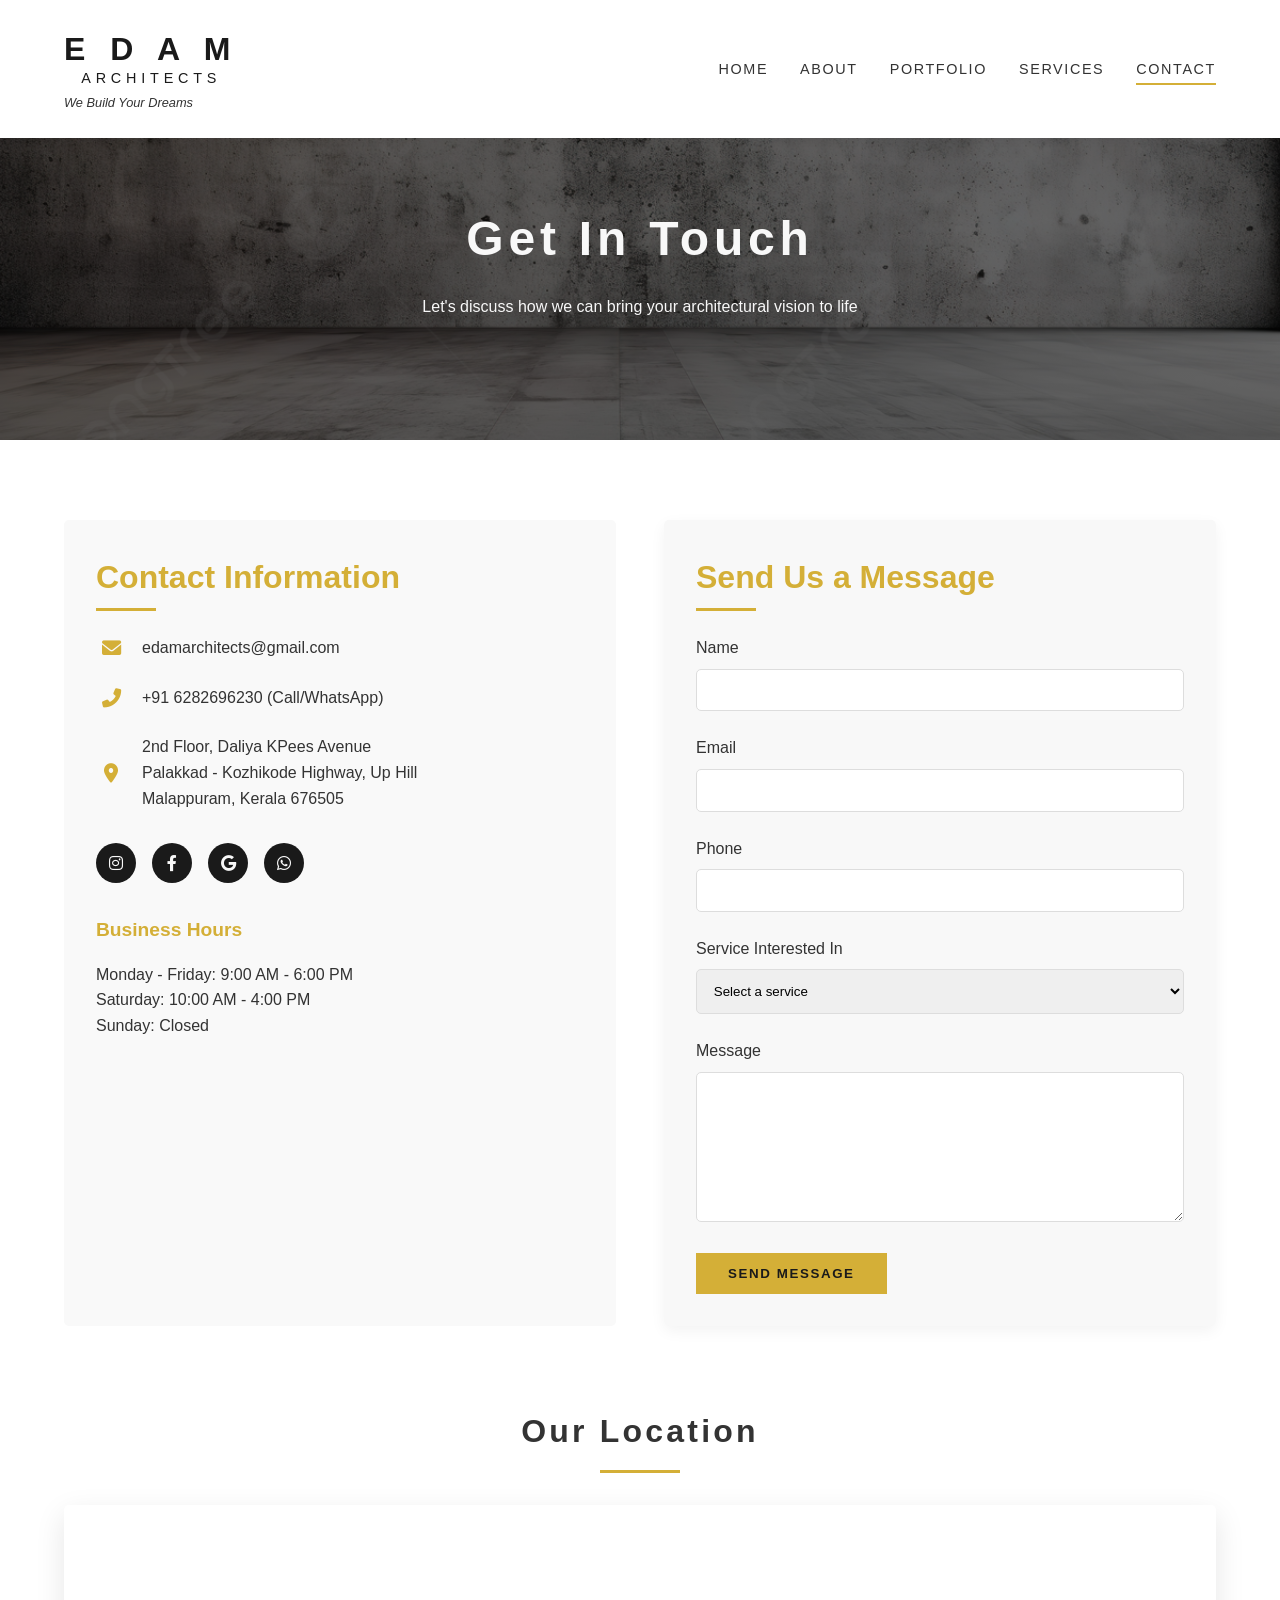
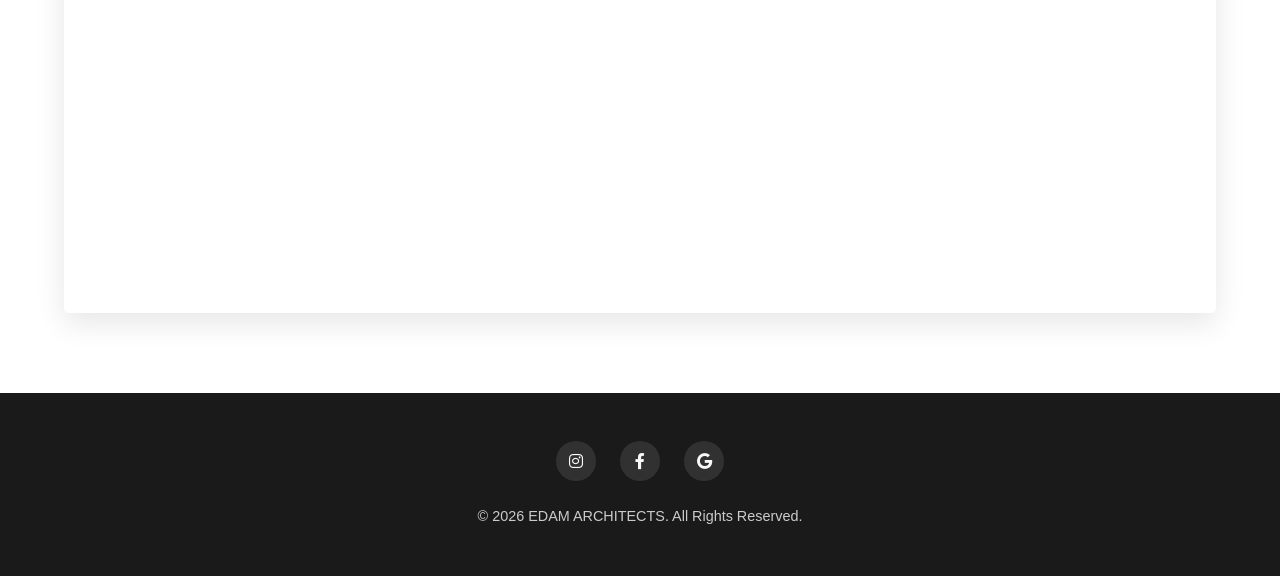
<file: contact.html>
<!DOCTYPE html>
<html lang="en">
<head>
    <meta charset="UTF-8">
    <meta name="viewport" content="width=device-width, initial-scale=1.0">
    <title>Contact | EDAM ARCHITECTS</title>
    <link rel="stylesheet" href="css/style.css">
    <link rel="stylesheet" href="https://cdnjs.cloudflare.com/ajax/libs/font-awesome/6.0.0-beta3/css/all.min.css">
</head>
<body>
    <header class="luxury-header">
        <div class="logo-container">
            <h1 class="logo-text">E D A M</h1>
            <p class="tagline">ARCHITECTS</p>
            <p class="slogan">We Build Your Dreams</p>
        </div>
        <nav class="luxury-nav">
            <ul>
                <li><a href="index.html">Home</a></li>
                <li><a href="about.html">About</a></li>
                <li><a href="portfolio.html">Portfolio</a></li>
                <li><a href="services.html">Services</a></li>
                <li><a href="contact.html" class="active">Contact</a></li>
            </ul>
        </nav>
    </header>

    <main class="contact-main">
        <section class="contact-hero">
            <h1>Get In Touch</h1>
            <p>Let's discuss how we can bring your architectural vision to life</p>
        </section>

        <section class="contact-content">
            <div class="contact-info">
                <h2>Contact Information</h2>
                <div class="info-item">
                    <i class="fas fa-envelope"></i>
                    <p>edamarchitects@gmail.com</p>
                </div>
                <div class="info-item">
                    <i class="fas fa-phone-alt"></i>
                    <p>+91 6282696230 (Call/WhatsApp)</p>
                </div>
                <div class="info-item">
                    <i class="fas fa-map-marker-alt"></i>
                    <p>2nd Floor, Daliya KPees Avenue<br>
                    Palakkad - Kozhikode Highway, Up Hill<br>
                    Malappuram, Kerala 676505</p>
                </div>
                <div class="social-contact">
                    <a href="https://www.instagram.com/edam.architects" target="_blank" class="social-icon">
                        <i class="fab fa-instagram"></i>
                    </a>
                    <a href="https://www.facebook.com/edamarchitecturalstudio" target="_blank" class="social-icon">
                        <i class="fab fa-facebook-f"></i>
                    </a>
                    <a href="https://g.co/kgs/hs1afpb" target="_blank" class="social-icon">
                        <i class="fab fa-google"></i>
                    </a>
                    <a href="https://wa.me/916282696230" target="_blank" class="social-icon">
                        <i class="fab fa-whatsapp"></i>
                    </a>
                </div>
                <div class="business-hours">
                    <h3>Business Hours</h3>
                    <p>Monday - Friday: 9:00 AM - 6:00 PM</p>
                    <p>Saturday: 10:00 AM - 4:00 PM</p>
                    <p>Sunday: Closed</p>
                </div>
            </div>

            <div class="contact-form">
                <h2>Send Us a Message</h2>
                <form id="contactForm">
                    <div class="form-group">
                        <label for="name">Name</label>
                        <input type="text" id="name" name="name" required>
                    </div>
                    <div class="form-group">
                        <label for="email">Email</label>
                        <input type="email" id="email" name="email" required>
                    </div>
                    <div class="form-group">
                        <label for="phone">Phone</label>
                        <input type="tel" id="phone" name="phone">
                    </div>
                    <div class="form-group">
                        <label for="service">Service Interested In</label>
                        <select id="service" name="service">
                            <option value="">Select a service</option>
                            <option value="architectural-design">Architectural Design</option>
                            <option value="interior-design">Interior Design</option>
                            <option value="vastu-consultation">Vastu Consultation</option>
                            <option value="construction-management">Construction Management</option>
                            <option value="landscape-design">Landscape Design</option>
                            <option value="3d-visualization">3D Visualization</option>
                        </select>
                    </div>
                    <div class="form-group">
                        <label for="message">Message</label>
                        <textarea id="message" name="message" rows="5" required></textarea>
                    </div>
                    <button type="submit" class="luxury-btn">Send Message</button>
                </form>
            </div>
        </section>

        <section class="location-map">
            <h2>Our Location</h2>
            <div class="map-container">
                <iframe src="https://www.google.com/maps/embed?pb=!1m18!1m12!1m3!1d3916.987246724899!2d76.0823097!3d11.040947!2m3!1f0!2f0!3f0!3m2!1i1024!2i768!4f13.1!3m3!1m2!1s0x3ba64b360778281f%3A0x62d6d97c041d5eab!2s2nd%20Floor%2CDaliya%20KPees%20Avenue%2C%20Palakkad%20-%20Kozhikode%20Hwy%2C%20Up%20Hill%2C%20Malappuram%2C%20Kerala%20676505!5e0!3m2!1sen!2sin!4v1716980000000!5m2!1sen!2sin" width="100%" height="450" style="border:0;" allowfullscreen="" loading="lazy"></iframe>
            </div>
        </section>
    </main>

    <footer class="luxury-footer">
        <div class="social-links">
            <a href="https://www.instagram.com/edam.architects" target="_blank"><i class="fab fa-instagram"></i></a>
            <a href="https://www.facebook.com/edamarchitecturalstudio" target="_blank"><i class="fab fa-facebook-f"></i></a>
            <a href="https://g.co/kgs/hs1afpb" target="_blank"><i class="fab fa-google"></i></a>
        </div>
        <p>&copy; 2024 EDAM ARCHITECTS. All Rights Reserved.</p>
    </footer>

    <script src="js/main.js"></script>
</body>
</html>
</file>
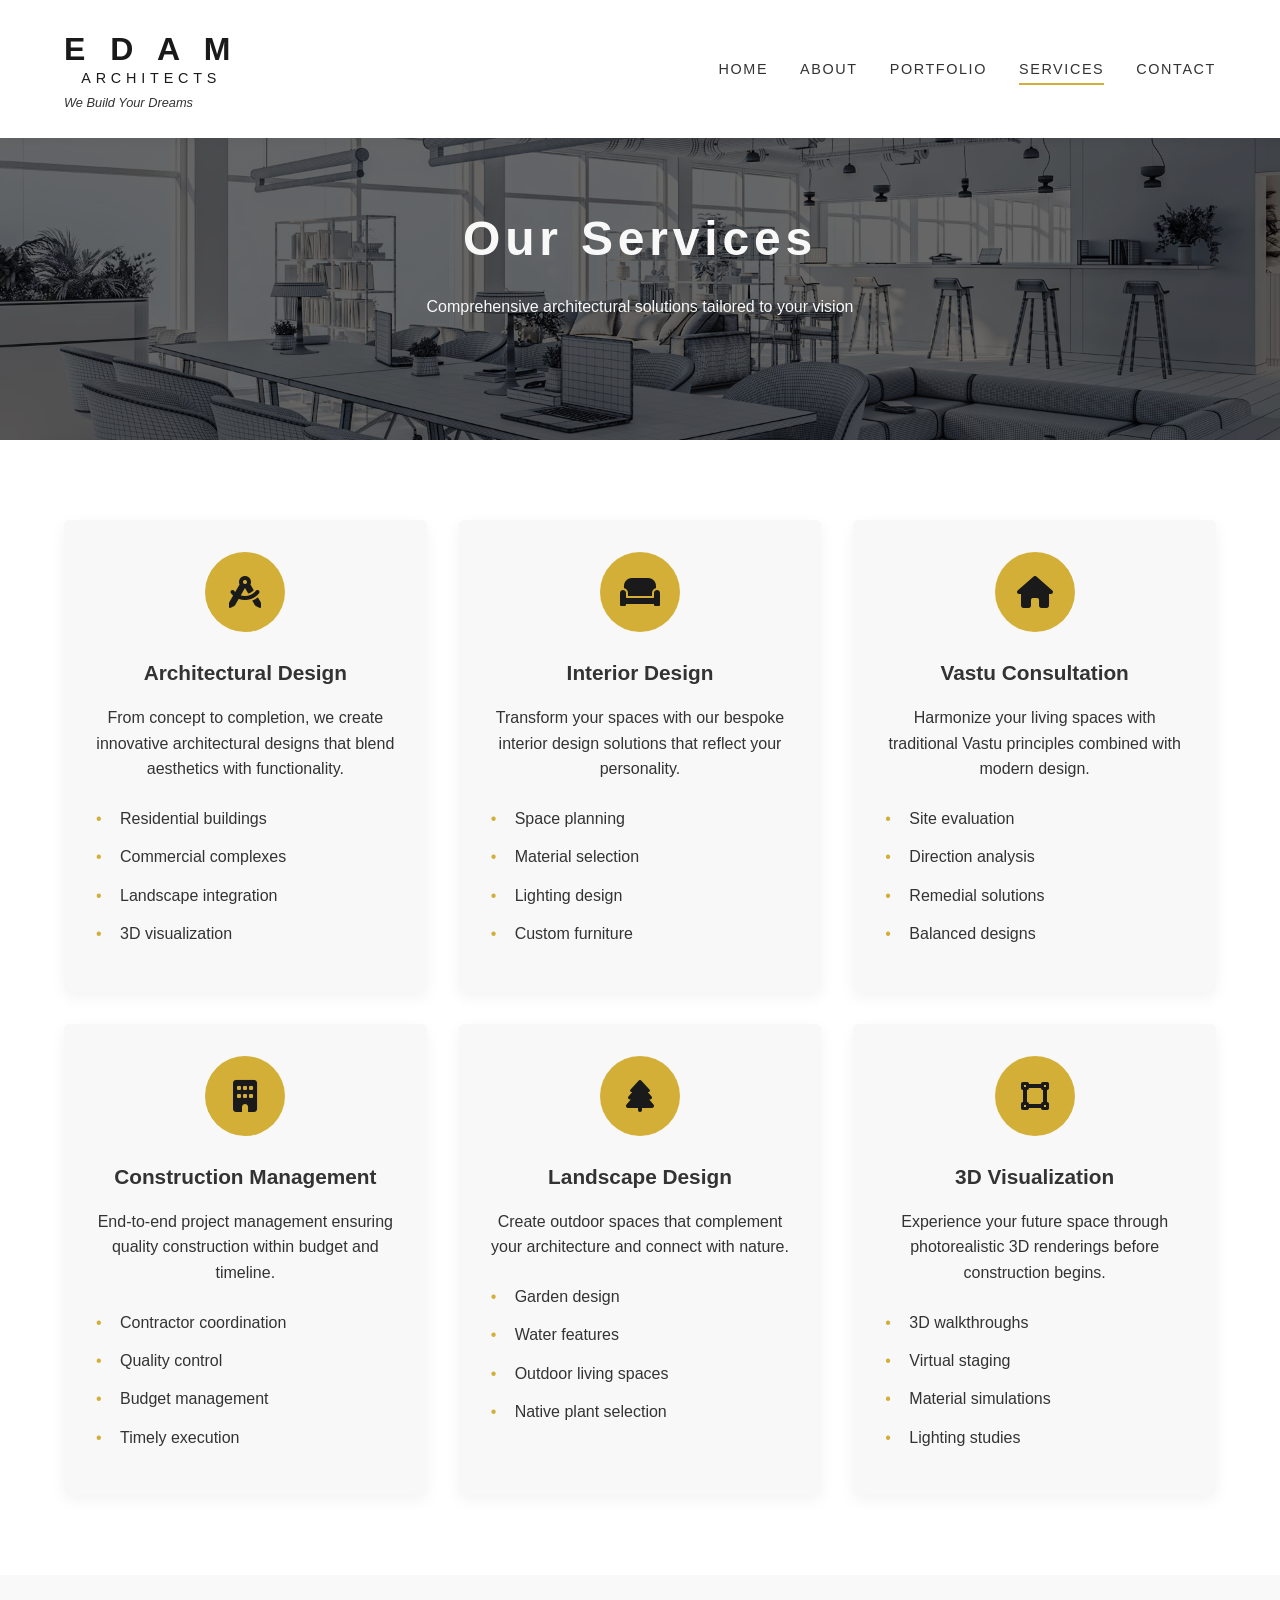
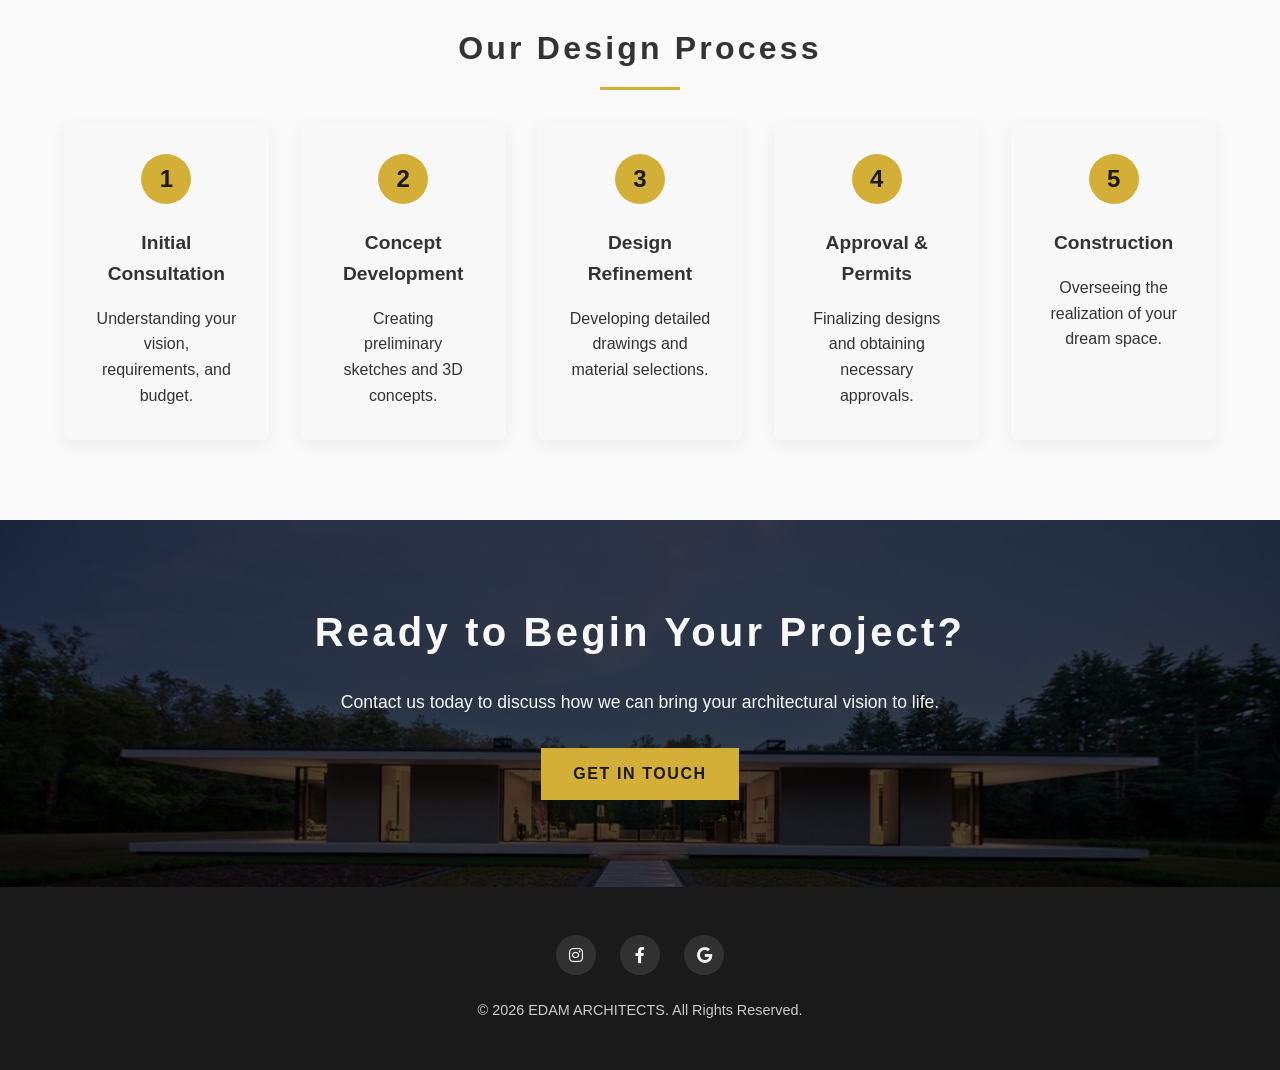
<file: services.html>
<!DOCTYPE html>
<html lang="en">
<head>
    <meta charset="UTF-8">
    <meta name="viewport" content="width=device-width, initial-scale=1.0">
    <title>Services | EDAM ARCHITECTS</title>
    <link rel="stylesheet" href="css/style.css">
    <link rel="stylesheet" href="css/animations.css">
    <link rel="stylesheet" href="https://cdnjs.cloudflare.com/ajax/libs/font-awesome/6.0.0-beta3/css/all.min.css">
</head>
<body>
    <header class="luxury-header">
        <div class="logo-container">
            <h1 class="logo-text">E D A M</h1>
            <p class="tagline">ARCHITECTS</p>
            <p class="slogan">We Build Your Dreams</p>
        </div>
        <nav class="luxury-nav">
            <ul>
                <li><a href="index.html">Home</a></li>
                <li><a href="about.html">About</a></li>
                <li><a href="portfolio.html">Portfolio</a></li>
                <li><a href="services.html" class="active">Services</a></li>
                <li><a href="contact.html">Contact</a></li>
            </ul>
        </nav>
    </header>

    <main class="services-main">
        <section class="services-hero">
            <h1>Our Services</h1>
            <p>Comprehensive architectural solutions tailored to your vision</p>
        </section>

        <section class="services-grid">
            <div class="service-card">
                <div class="service-icon">
                    <i class="fas fa-drafting-compass"></i>
                </div>
                <h3>Architectural Design</h3>
                <p>From concept to completion, we create innovative architectural designs that blend aesthetics with functionality.</p>
                <ul>
                    <li>Residential buildings</li>
                    <li>Commercial complexes</li>
                    <li>Landscape integration</li>
                    <li>3D visualization</li>
                </ul>
            </div>

            <div class="service-card">
                <div class="service-icon">
                    <i class="fas fa-couch"></i>
                </div>
                <h3>Interior Design</h3>
                <p>Transform your spaces with our bespoke interior design solutions that reflect your personality.</p>
                <ul>
                    <li>Space planning</li>
                    <li>Material selection</li>
                    <li>Lighting design</li>
                    <li>Custom furniture</li>
                </ul>
            </div>

            <div class="service-card">
                <div class="service-icon">
                    <i class="fas fa-home"></i>
                </div>
                <h3>Vastu Consultation</h3>
                <p>Harmonize your living spaces with traditional Vastu principles combined with modern design.</p>
                <ul>
                    <li>Site evaluation</li>
                    <li>Direction analysis</li>
                    <li>Remedial solutions</li>
                    <li>Balanced designs</li>
                </ul>
            </div>

            <div class="service-card">
                <div class="service-icon">
                    <i class="fas fa-building"></i>
                </div>
                <h3>Construction Management</h3>
                <p>End-to-end project management ensuring quality construction within budget and timeline.</p>
                <ul>
                    <li>Contractor coordination</li>
                    <li>Quality control</li>
                    <li>Budget management</li>
                    <li>Timely execution</li>
                </ul>
            </div>

            <div class="service-card">
                <div class="service-icon">
                    <i class="fas fa-tree"></i>
                </div>
                <h3>Landscape Design</h3>
                <p>Create outdoor spaces that complement your architecture and connect with nature.</p>
                <ul>
                    <li>Garden design</li>
                    <li>Water features</li>
                    <li>Outdoor living spaces</li>
                    <li>Native plant selection</li>
                </ul>
            </div>

            <div class="service-card">
                <div class="service-icon">
                    <i class="fas fa-vector-square"></i>
                </div>
                <h3>3D Visualization</h3>
                <p>Experience your future space through photorealistic 3D renderings before construction begins.</p>
                <ul>
                    <li>3D walkthroughs</li>
                    <li>Virtual staging</li>
                    <li>Material simulations</li>
                    <li>Lighting studies</li>
                </ul>
            </div>
        </section>

        <section class="process-section">
            <h2>Our Design Process</h2>
            <div class="process-steps">
                <div class="step">
                    <div class="step-number">1</div>
                    <h3>Initial Consultation</h3>
                    <p>Understanding your vision, requirements, and budget.</p>
                </div>
                <div class="step">
                    <div class="step-number">2</div>
                    <h3>Concept Development</h3>
                    <p>Creating preliminary sketches and 3D concepts.</p>
                </div>
                <div class="step">
                    <div class="step-number">3</div>
                    <h3>Design Refinement</h3>
                    <p>Developing detailed drawings and material selections.</p>
                </div>
                <div class="step">
                    <div class="step-number">4</div>
                    <h3>Approval & Permits</h3>
                    <p>Finalizing designs and obtaining necessary approvals.</p>
                </div>
                <div class="step">
                    <div class="step-number">5</div>
                    <h3>Construction</h3>
                    <p>Overseeing the realization of your dream space.</p>
                </div>
            </div>
        </section>

        <section class="cta-section">
            <h2>Ready to Begin Your Project?</h2>
            <p>Contact us today to discuss how we can bring your architectural vision to life.</p>
            <a href="contact.html" class="luxury-btn">Get in Touch</a>
        </section>
    </main>

    <footer class="luxury-footer">
        <div class="social-links">
            <a href="https://www.instagram.com/edam.architects" target="_blank"><i class="fab fa-instagram"></i></a>
            <a href="https://www.facebook.com/edamarchitecturalstudio" target="_blank"><i class="fab fa-facebook-f"></i></a>
            <a href="https://g.co/kgs/hs1afpb" target="_blank"><i class="fab fa-google"></i></a>
        </div>
        <p>&copy; 2024 EDAM ARCHITECTS. All Rights Reserved.</p>
    </footer>

    <script src="js/main.js"></script>
</body>
</html>
</file>
<file: css/style.css>
/* Base Styles */
:root {
    --primary-color: #1a1a1a;
    --secondary-color: #d4af37;
    --accent-color: #333333;
    --text-color: #333;
    --light-text: #f8f8f8;
    --background-light: #f9f9f9;
    --transition: all 0.3s ease;
}

* {
    margin: 0;
    padding: 0;
    box-sizing: border-box;
}

body {
    font-family: 'Montserrat', sans-serif;
    color: var(--text-color);
    line-height: 1.6;
    background-color: #fff;
    overflow-x: hidden;
}

a {
    text-decoration: none;
    color: inherit;
    transition: var(--transition);
}

ul {
    list-style: none;
}

img {
    max-width: 100%;
    height: auto;
}

/* Luxury Header Styles */
.luxury-header {
    display: flex;
    justify-content: space-between;
    align-items: center;
    padding: 1.5rem 5%;
    background-color: #fff;
    box-shadow: 0 2px 10px rgba(0, 0, 0, 0.05);
    position: fixed;
    width: 100%;
    top: 0;
    z-index: 1000;
    transition: var(--transition);
}

.logo-container {
    display: flex;
    flex-direction: column;
}

.logo-text {
    font-size: 2rem;
    font-weight: 700;
    letter-spacing: 0.5rem;
    color: var(--primary-color);
    text-transform: uppercase;
}

.tagline {
    font-size: 0.9rem;
    letter-spacing: 0.3rem;
    margin-top: -0.5rem;
    text-align: center;
    color: var(--primary-color);
}

.slogan {
    font-size: 0.8rem;
    font-style: italic;
    margin-top: 0.2rem;
    text-align
}

/* Luxury Navigation */
.luxury-nav ul {
    display: flex;
    gap: 2rem;
}

.luxury-nav a {
    font-weight: 500;
    letter-spacing: 0.1rem;
    text-transform: uppercase;
    font-size: 0.9rem;
    position: relative;
    padding: 0.5rem 0;
}

.luxury-nav a::after {
    content: '';
    position: absolute;
    bottom: 0;
    left: 0;
    width: 0;
    height: 2px;
    background-color: var(--secondary-color);
    transition: var(--transition);
}

.luxury-nav a:hover::after,
.luxury-nav a.active::after {
    width: 100%;
}

/* Hero Section */
.hero-section {
    height: 100vh;
    position: relative;
    margin-top: 80px;
}

.hero-slideshow {
    position: absolute;
    top: 0;
    left: 0;
    width: 100%;
    height: 100%;
    overflow: hidden;
}

.slide {
    position: absolute;
    top: 0;
    left: 0;
    width: 100%;
    height: 100%;
    background-size: cover;
    background-position: center;
    opacity: 0;
    transition: opacity 1s ease-in-out;
}

.slide.active {
    opacity: 1;
}

.hero-content {
    position: absolute;
    top: 50%;
    left: 50%;
    transform: translate(-50%, -50%);
    text-align: center;
    color: var(--light-text);
    z-index: 10;
    width: 80%;
}

.hero-content h2 {
    font-size: 3rem;
    margin-bottom: 1rem;
    letter-spacing: 0.5rem;
    text-shadow: 2px 2px 5px rgba(0, 0, 0, 0.5);
}

.hero-content p {
    font-size: 1.2rem;
    margin-bottom: 2rem;
    text-shadow: 1px 1px 3px rgba(0, 0, 0, 0.5);
}

/* Luxury Button */
.luxury-btn {
    display: inline-block;
    padding: 0.8rem 2rem;
    background-color: var(--secondary-color);
    color: var(--primary-color);
    border: none;
    font-weight: 600;
    letter-spacing: 0.1rem;
    text-transform: uppercase;
    cursor: pointer;
    transition: var(--transition);
    position: relative;
    overflow: hidden;
}

.luxury-btn::before {
    content: '';
    position: absolute;
    top: 0;
    left: -100%;
    width: 100%;
    height: 100%;
    background: linear-gradient(90deg, transparent, rgba(255, 255, 255, 0.2), transparent);
    transition: 0.5s;
}

.luxury-btn:hover::before {
    left: 100%;
}

.luxury-btn:hover {
    background-color: #c9a227;
    transform: translateY(-3px);
    box-shadow: 0 10px 20px rgba(0, 0, 0, 0.1);
}

/* Featured Projects */
.featured-projects {
    padding: 5rem 5%;
    background-color: var(--background-light);
}

.featured-projects h2 {
    text-align: center;
    margin-bottom: 3rem;
    font-size: 2rem;
    letter-spacing: 0.2rem;
    position: relative;
}

.featured-projects h2::after {
    content: '';
    position: absolute;
    bottom: -1rem;
    left: 50%;
    transform: translateX(-50%);
    width: 80px;
    height: 3px;
    background-color: var(--secondary-color);
}

.project-grid {
    display: grid;
    grid-template-columns: repeat(auto-fit, minmax(300px, 1fr));
    gap: 2rem;
}

.project-card {
    position: relative;
    overflow: hidden;
    border-radius: 5px;
    box-shadow: 0 5px 15px rgba(0, 0, 0, 0.1);
    transition: var(--transition);
}

.project-card img {
    width: 100%;
    height: 300px;
    object-fit: cover;
    transition: var(--transition);
}

.project-card:hover img {
    transform: scale(1.05);
}

.project-info {
    position: absolute;
    bottom: 0;
    left: 0;
    width: 100%;
    padding: 1.5rem;
    background: linear-gradient(to top, rgba(0, 0, 0, 0.8), transparent);
    color: var(--light-text);
    transform: translateY(100%);
    transition: var(--transition);
}

.project-card:hover .project-info {
    transform: translateY(0);
}

.project-info h3 {
    margin-bottom: 0.5rem;
}

/* Stats Section */
.stats-section {
    display: flex;
    justify-content: space-around;
    padding: 4rem 5%;
    background-color: var(--primary-color);
    color: var(--light-text);
    text-align: center;
}

.stat-item h3 {
    font-size: 3rem;
    color: var(--secondary-color);
    margin-bottom: 0.5rem;
}

.stat-item p {
    font-size: 1.1rem;
    letter-spacing: 0.1rem;
}

/* Luxury Footer */
.luxury-footer {
    background-color: var(--primary-color);
    color: var(--light-text);
    padding: 3rem 5%;
    text-align: center;
}

.social-links {
    display: flex;
    justify-content: center;
    gap: 1.5rem;
    margin-bottom: 1.5rem;
}

.social-links a {
    display: flex;
    align-items: center;
    justify-content: center;
    width: 40px;
    height: 40px;
    border-radius: 50%;
    background-color: rgba(255, 255, 255, 0.1);
    transition: var(--transition);
}

.social-links a:hover {
    background-color: var(--secondary-color);
    color: var(--primary-color);
    transform: translateY(-5px);
}

.luxury-footer p {
    font-size: 0.9rem;
    opacity: 0.8;
}

/* About Page Styles */
.about-main {
    margin-top: 80px;
}

.about-hero {
    height: 40vh;
    background: linear-gradient(rgba(0, 0, 0, 0.6), rgba(0, 0, 0, 0.6)), url('../images/about-bg.jpg');
    background-size: cover;
    background-position: center;
    display: flex;
    flex-direction: column;
    justify-content: center;
    align-items: center;
    color: var(--light-text);
    text-align: center;
    padding: 0 5%;
}

.about-hero h1 {
    font-size: 3rem;
    letter-spacing: 0.3rem;
    margin-bottom: 1rem;
}

.about-content {
    display: flex;
    padding: 5rem 5%;
    gap: 3rem;
}

.about-image {
    flex: 1;
}

.about-image img {
    width: 100%;
    height: auto;
    border-radius: 5px;
    box-shadow: 0 10px 30px rgba(0, 0, 0, 0.1);
}

.about-text {
    flex: 1;
}

.about-text h2 {
    font-size: 2rem;
    margin-bottom: 1rem;
    letter-spacing: 0.1rem;
}

.about-text .title {
    font-size: 1.1rem;
    color: var(--secondary-color);
    margin-bottom: 1.5rem;
    font-weight: 500;
}

.philosophy {
    margin-top: 2rem;
}

.philosophy h3 {
    margin-bottom: 1rem;
    font-size: 1.3rem;
}

.philosophy li {
    margin-bottom: 0.8rem;
    display: flex;
    align-items: center;
}

.philosophy i {
    margin-right: 0.8rem;
    color: var(--secondary-color);
}

.team-section {
    padding: 0 5% 5rem;
}

.team-section h2 {
    text-align: center;
    margin-bottom: 3rem;
    font-size: 2rem;
    letter-spacing: 0.2rem;
    position: relative;
}

.team-section h2::after {
    content: '';
    position: absolute;
    bottom: -1rem;
    left: 50%;
    transform: translateX(-50%);
    width: 80px;
    height: 3px;
    background-color: var(--secondary-color);
}

.team-members {
    display: grid;
    grid-template-columns: repeat(auto-fit, minmax(250px, 1fr));
    gap: 2rem;
}

.member {
    text-align: center;
    padding: 2rem;
    background-color: var(--background-light);
    border-radius: 5px;
    transition: var(--transition);
}

.member:hover {
    transform: translateY(-10px);
    box-shadow: 0 15px 30px rgba(0, 0, 0, 0.1);
}

.member img {
    width: 150px;
    height: 150px;
    border-radius: 50%;
    object-fit: cover;
    margin-bottom: 1.5rem;
    border: 3px solid var(--secondary-color);
}

.member h3 {
    margin-bottom: 0.5rem;
}

.member p {
    color: #666;
    font-size: 0.9rem;
}

.location-section {
    padding: 0 5% 5rem;
}

.location-section h2 {
    text-align: center;
    margin-bottom: 3rem;
    font-size: 2rem;
    letter-spacing: 0.2rem;
    position: relative;
}

.location-section h2::after {
    content: '';
    position: absolute;
    bottom: -1rem;
    left: 50%;
    transform: translateX(-50%);
    width: 80px;
    height: 3px;
    background-color: var(--secondary-color);
}

.location-content {
    display: flex;
    gap: 3rem;
}

.address {
    flex: 1;
    padding: 2rem;
    background-color: var(--background-light);
    border-radius: 5px;
}

.address h3 {
    margin-bottom: 1.5rem;
    font-size: 1.5rem;
    color: var(--secondary-color);
}

.address p {
    margin-bottom: 1rem;
}

.map-container {
    flex: 2;
    border-radius: 5px;
    overflow: hidden;
    box-shadow: 0 10px 30px rgba(0, 0, 0, 0.1);
}

.map-container iframe {
    width: 100%;
    height: 100%;
    min-height: 400px;
    border: none;
}

/* Portfolio Page Styles */
.portfolio-main {
    margin-top: 80px;
}

.portfolio-hero {
    height: 40vh;
    background: linear-gradient(rgba(0, 0, 0, 0.6), rgba(0, 0, 0, 0.6)), url('../images/portfolio-bg.jpg');
    background-size: cover;
    background-position: center;
    display: flex;
    flex-direction: column;
    justify-content: center;
    align-items: center;
    color: var(--light-text);
    text-align: center;
    padding: 0 5%;
}

.portfolio-hero h1 {
    font-size: 3rem;
    letter-spacing: 0.3rem;
    margin-bottom: 1rem;
}

.portfolio-filter {
    display: flex;
    justify-content: center;
    flex-wrap: wrap;
    gap: 1rem;
    padding: 3rem 5% 2rem;
}

.filter-btn {
    padding: 0.5rem 1.5rem;
    background-color: transparent;
    border: 1px solid var(--primary-color);
    color: var(--primary-color);
    font-weight: 500;
    cursor: pointer;
    transition: var(--transition);
    border-radius: 30px;
}

.filter-btn.active,
.filter-btn:hover {
    background-color: var(--primary-color);
    color: var(--light-text);
}

.portfolio-gallery {
    display: grid;
    grid-template-columns: repeat(auto-fill, minmax(350px, 1fr));
    gap: 1.5rem;
    padding: 0 5% 5rem;
}

.project-item {
    position: relative;
    overflow: hidden;
    border-radius: 5px;
    box-shadow: 0 5px 15px rgba(0, 0, 0, 0.1);
    height: 350px;
}

.project-item img {
    width: 100%;
    height: 100%;
    object-fit: cover;
    transition: var(--transition);
}

.project-overlay {
    position: absolute;
    top: 0;
    left: 0;
    width: 100%;
    height: 100%;
    background: rgba(0, 0, 0, 0.7);
    color: var(--light-text);
    display: flex;
    flex-direction: column;
    justify-content: center;
    align-items: center;
    opacity: 0;
    transition: var(--transition);
}

.project-item:hover .project-overlay {
    opacity: 1;
}

.project-overlay h3 {
    font-size: 1.5rem;
    margin-bottom: 0.5rem;
}

.view-btn {
    padding: 0.5rem 1.5rem;
    background-color: var(--secondary-color);
    color: var(--primary-color);
    font-weight: 600;
    margin-top: 1rem;
    border-radius: 30px;
}

.project-details {
    position: absolute;
    top: 0;
    left: 0;
    width: 100%;
    height: 100%;
    background-color: var(--light-text);
    padding: 2rem;
    overflow-y: auto;
    transform: translateY(100%);
    transition: var(--transition);
}

.project-details h3 {
    font-size: 1.8rem;
    margin-bottom: 1rem;
    color: var(--secondary-color);
}

.project-details p {
    margin-bottom: 1rem;
}

.project-images {
    display: grid;
    grid-template-columns: repeat(auto-fill, minmax(250px, 1fr));
    gap: 1rem;
    margin: 2rem 0;
}

.project-images img {
    height: 200px;
    border-radius: 5px;
}

.project-modal {
    position: fixed;
    top: 0;
    left: 0;
    width: 100%;
    height: 100%;
    background-color: rgba(0, 0, 0, 0.8);
    display: flex;
    justify-content: center;
    align-items: center;
    z-index: 2000;
    opacity: 0;
    visibility: hidden;
    transition: var(--transition);
}

.project-modal.active {
    opacity: 1;
    visibility: visible;
}

.modal-content {
    background-color: var(--light-text);
    width: 80%;
    max-width: 1000px;
    max-height: 90vh;
    overflow-y: auto;
    padding: 2rem;
    border-radius: 5px;
    position: relative;
}

.close-modal {
    position: absolute;
    top: 1rem;
    right: 1rem;
    font-size: 1.5rem;
    cursor: pointer;
    color: var(--primary-color);
}

/* Services Page Styles */
.services-main {
    margin-top: 80px;
}

.services-hero {
    height: 40vh;
    background: linear-gradient(rgba(0, 0, 0, 0.6), rgba(0, 0, 0, 0.6)), url('../images/services-bg.jpg');
    background-size: cover;
    background-position: center;
    display: flex;
    flex-direction: column;
    justify-content: center;
    align-items: center;
    color: var(--light-text);
    text-align: center;
    padding: 0 5%;
}

.services-hero h1 {
    font-size: 3rem;
    letter-spacing: 0.3rem;
    margin-bottom: 1rem;
}

.services-grid {
    display: grid;
    grid-template-columns: repeat(auto-fit, minmax(300px, 1fr));
    gap: 2rem;
    padding: 5rem 5%;
}

.service-card {
    background-color: var(--light-text);
    padding: 2rem;
    border-radius: 5px;
    box-shadow: 0 5px 15px rgba(0, 0, 0, 0.05);
    transition: var(--transition);
    text-align: center;
}

.service-card:hover {
    transform: translateY(-10px);
    box-shadow: 0 15px 30px rgba(0, 0, 0, 0.1);
}

.service-icon {
    width: 80px;
    height: 80px;
    background-color: var(--secondary-color);
    color: var(--primary-color);
    border-radius: 50%;
    display: flex;
    justify-content: center;
    align-items: center;
    margin: 0 auto 1.5rem;
    font-size: 2rem;
}

.service-card h3 {
    margin-bottom: 1rem;
    font-size: 1.3rem;
}

.service-card ul {
    text-align: left;
    margin-top: 1.5rem;
}

.service-card li {
    margin-bottom: 0.8rem;
    position: relative;
    padding-left: 1.5rem;
}

.service-card li::before {
    content: '•';
    position: absolute;
    left: 0;
    color: var(--secondary-color);
}

.process-section {
    padding: 0 5% 5rem;
    background-color: var(--background-light);
}

.process-section h2 {
    text-align: center;
    margin-bottom: 3rem;
    font-size: 2rem;
    letter-spacing: 0.2rem;
    position: relative;
    padding-top: 3rem;
}

.process-section h2::after {
    content: '';
    position: absolute;
    bottom: -1rem;
    left: 50%;
    transform: translateX(-50%);
    width: 80px;
    height: 3px;
    background-color: var(--secondary-color);
}

.process-steps {
    display: grid;
    grid-template-columns: repeat(auto-fit, minmax(200px, 1fr));
    gap: 2rem;
    margin-top: 3rem;
}

.step {
    text-align: center;
    padding: 2rem;
    background-color: var(--light-text);
    border-radius: 5px;
    box-shadow: 0 5px 15px rgba(0, 0, 0, 0.05);
    position: relative;
}

.step-number {
    width: 50px;
    height: 50px;
    background-color: var(--secondary-color);
    color: var(--primary-color);
    border-radius: 50%;
    display: flex;
    justify-content: center;
    align-items: center;
    font-weight: 700;
    font-size: 1.5rem;
    margin: 0 auto 1.5rem;
}

.step h3 {
    margin-bottom: 1rem;
    font-size: 1.2rem;
}

.cta-section {
    padding: 5rem 5%;
    text-align: center;
    background: linear-gradient(rgba(0, 0, 0, 0.7), rgba(0, 0, 0, 0.7)), url('../images/cta-bg.jpg');
    background-size: cover;
    background-position: center;
    color: var(--light-text);
}

.cta-section h2 {
    font-size: 2.5rem;
    margin-bottom: 1.5rem;
    letter-spacing: 0.2rem;
}

.cta-section p {
    max-width: 700px;
    margin: 0 auto 2rem;
    font-size: 1.1rem;
}

/* Contact Page Styles */
.contact-main {
    margin-top: 80px;
}

.contact-hero {
    height: 40vh;
    background: linear-gradient(rgba(0, 0, 0, 0.6), rgba(0, 0, 0, 0.6)), url('../images/contact-bg.jpg');
    background-size: cover;
    background-position: center;
    display: flex;
    flex-direction: column;
    justify-content: center;
    align-items: center;
    color: var(--light-text);
    text-align: center;
    padding: 0 5%;
}

.contact-hero h1 {
    font-size: 3rem;
    letter-spacing: 0.3rem;
    margin-bottom: 1rem;
}

.contact-content {
    display: flex;
    padding: 5rem 5%;
    gap: 3rem;
}

.contact-info {
    flex: 1;
    padding: 2rem;
    background-color: var(--background-light);
    border-radius: 5px;
}

.contact-info h2 {
    font-size: 2rem;
    margin-bottom: 2rem;
    color: var(--secondary-color);
    position: relative;
}

.contact-info h2::after {
    content: '';
    position: absolute;
    bottom: -0.5rem;
    left: 0;
    width: 60px;
    height: 3px;
    background-color: var(--secondary-color);
}

.info-item {
    display: flex;
    align-items: center;
    margin-bottom: 1.5rem;
}

.info-item i {
    font-size: 1.2rem;
    color: var(--secondary-color);
    margin-right: 1rem;
    width: 30px;
    text-align: center;
}

.social-contact {
    display: flex;
    gap: 1rem;
    margin: 2rem 0;
}

.social-icon {
    width: 40px;
    height: 40px;
    border-radius: 50%;
    background-color: var(--primary-color);
    color: var(--light-text);
    display: flex;
    justify-content: center;
    align-items: center;
    transition: var(--transition);
}

.social-icon:hover {
    background-color: var(--secondary-color);
    transform: translateY(-5px);
}

.business-hours {
    margin-top: 2rem;
}

.business-hours h3 {
    margin-bottom: 1rem;
    font-size: 1.2rem;
    color: var(--secondary-color);
}

.contact-form {
    flex: 1;
    padding: 2rem;
    background-color: var(--light-text);
    border-radius: 5px;
    box-shadow: 0 5px 15px rgba(0, 0, 0, 0.05);
}

.contact-form h2 {
    font-size: 2rem;
    margin-bottom: 2rem;
    color: var(--secondary-color);
    position: relative;
}

.contact-form h2::after {
    content: '';
    position: absolute;
    bottom: -0.5rem;
    left: 0;
    width: 60px;
    height: 3px;
    background-color: var(--secondary-color);
}

.form-group {
    margin-bottom: 1.5rem;
}

.form-group label {
    display: block;
    margin-bottom: 0.5rem;
    font-weight: 500;
}

.form-group input,
.form-group textarea,
.form-group select {
    width: 100%;
    padding: 0.8rem;
    border: 1px solid #ddd;
    border-radius: 5px;
    font-family: inherit;
    transition: var(--transition);
}

.form-group input:focus,
.form-group textarea:focus,
.form-group select:focus {
    outline: none;
    border-color: var(--secondary-color);
    box-shadow: 0 0 0 2px rgba(212, 175, 55, 0.2);
}

.form-group textarea {
    min-height: 150px;
    resize: vertical;
}

.location-map {
    padding: 0 5% 5rem;
}

.location-map h2 {
    text-align: center;
    margin-bottom: 3rem;
    font-size: 2rem;
    letter-spacing: 0.2rem;
    position: relative;
}

.location-map h2::after {
    content: '';
    position: absolute;
    bottom: -1rem;
    left: 50%;
    transform: translateX(-50%);
    width: 80px;
    height: 3px;
    background-color: var(--secondary-color);
}

/* Responsive Styles */
@media (max-width: 992px) {
    .about-content,
    .location-content,
    .contact-content {
        flex-direction: column;
    }

    .hero-content h2 {
        font-size: 2.5rem;
    }
}

@media (max-width: 768px) {
    .luxury-header {
        flex-direction: column;
        padding: 1rem 5%;
    }

    .logo-container {
        margin-bottom: 1rem;
    }

    .luxury-nav ul {
        gap: 1rem;
    }

    .hero-content h2 {
        font-size: 2rem;
    }

    .stats-section {
        flex-direction: column;
        gap: 2rem;
    }

    .portfolio-filter {
        flex-direction: column;
        align-items: center;
    }

    .filter-btn {
        width: 100%;
        max-width: 250px;
    }
}

@media (max-width: 576px) {
    .hero-content h2 {
        font-size: 1.8rem;
        letter-spacing: 0.3rem;
    }

    .hero-content p {
        font-size: 1rem;
    }

    .project-grid {
        grid-template-columns: 1fr;
    }

    .modal-content {
        width: 95%;
        padding: 1rem;
    }
}
/* Mobile Responsiveness */
@media (max-width: 992px) {
    .hero-content h2 {
        font-size: 2.5rem;
    }
    
    .about-content,
    .location-content,
    .contact-content {
        flex-direction: column;
    }
    
    .service-card {
        margin-bottom: 2rem;
    }
}

@media (max-width: 768px) {
    .luxury-header {
        flex-direction: column;
        padding: 1rem 5%;
    }
    
    .logo-container {
        margin-bottom: 1rem;
    }
    
    .luxury-nav {
        display: none;
        width: 100%;
    }
    
    .luxury-nav.active {
        display: block;
    }
    
    .luxury-nav ul {
        flex-direction: column;
        gap: 0;
    }
    
    .luxury-nav li {
        margin: 0.5rem 0;
    }
    
    .mobile-menu-btn {
        display: block;
        background: none;
        border: none;
        color: var(--primary-color);
        font-size: 1.5rem;
        cursor: pointer;
        position: absolute;
        top: 1.5rem;
        right: 5%;
    }
    
    .hero-content h2 {
        font-size: 2rem;
    }
    
    .stats-section {
        flex-direction: column;
        gap: 2rem;
    }
    
    .portfolio-filter {
        flex-direction: column;
    }
    
    .filter-btn {
        margin-bottom: 0.5rem;
    }
    
    .project-grid {
        grid-template-columns: 1fr;
    }
    
    .modal-content {
        width: 95%;
        padding: 1rem;
    }
}

@media (max-width: 576px) {
    .hero-content h2 {
        font-size: 1.8rem;
    }
    
    .hero-content p {
        font-size: 1rem;
    }
    
    .process-steps {
        grid-template-columns: 1fr;
    }
    
    .contact-form {
        padding: 1rem;
    }
}

/* Project Modal Styles */
.project-modal {
    position: fixed;
    top: 0;
    left: 0;
    width: 100%;
    height: 100%;
    background-color: rgba(0, 0, 0, 0.8);
    display: none;
    justify-content: center;
    align-items: center;
    z-index: 2000;
    opacity: 0;
    transition: opacity 0.3s ease;
}

.project-modal.active {
    opacity: 1;
}

.modal-content {
    background-color: white;
    width: 80%;
    max-width: 900px;
    max-height: 90vh;
    overflow-y: auto;
    padding: 2rem;
    border-radius: 5px;
    position: relative;
    transform: translateY(20px);
    transition: all 0.3s ease;
}

.project-modal.active .modal-content {
    transform: translateY(0);
}

.close-modal {
    position: absolute;
    top: 1rem;
    right: 1rem;
    font-size: 1.5rem;
    cursor: pointer;
    color: var(--primary-color);
    background: none;
    border: none;
}

/* Lightbox Styles */
.lightbox {
    position: fixed;
    top: 0;
    left: 0;
    width: 100%;
    height: 100%;
    background-color: rgba(0, 0, 0, 0.9);
    display: flex;
    justify-content: center;
    align-items: center;
    z-index: 3000;
    opacity: 0;
    transition: opacity 0.3s ease;
}

.lightbox.active {
    opacity: 1;
}

.lightbox-content {
    position: relative;
    max-width: 90%;
    max-height: 90%;
}

.lightbox-content img {
    max-width: 100%;
    max-height: 80vh;
    display: block;
    margin: 0 auto;
    border-radius: 5px;
}

.close-lightbox {
    position: absolute;
    top: -40px;
    right: 0;
    color: white;
    font-size: 2rem;
    cursor: pointer;
    background: none;
    border: none;
}

/* Instagram Button in Modal */
.instagram-btn {
    margin-top: 2rem;
    display: inline-flex;
    align-items: center;
    gap: 0.5rem;
}

/* Responsive Modal */
@media (max-width: 768px) {
    .modal-content {
        width: 95%;
        padding: 1rem;
    }
    
    .lightbox-content img {
        max-height: 60vh;
    }
}
</file>
<file: css/animations.css>
/* Fade In Animation */
@keyframes fadeIn {
    from { opacity: 0; }
    to { opacity: 1; }
}

.fade-in {
    animation: fadeIn 1s ease-in-out;
}

/* Slide Up Animation */
@keyframes slideUp {
    from { 
        opacity: 0;
        transform: translateY(50px);
    }
    to { 
        opacity: 1;
        transform: translateY(0);
    }
}

.slide-up {
    animation: slideUp 0.8s ease-out forwards;
}

/* Delay Classes */
.delay-1 { animation-delay: 0.2s; }
.delay-2 { animation-delay: 0.4s; }
.delay-3 { animation-delay: 0.6s; }
.delay-4 { animation-delay: 0.8s; }
.delay-5 { animation-delay: 1s; }

/* Hover Effects */
.hover-grow {
    transition: transform 0.3s ease;
}

.hover-grow:hover {
    transform: scale(1.05);
}

.hover-shadow {
    transition: box-shadow 0.3s ease;
}

.hover-shadow:hover {
    box-shadow: 0 10px 20px rgba(0, 0, 0, 0.15);
}

/* Rotate Animation */
@keyframes rotate {
    from { transform: rotate(0deg); }
    to { transform: rotate(360deg); }
}

.rotate {
    animation: rotate 10s linear infinite;
}

/* Pulse Animation */
@keyframes pulse {
    0% { transform: scale(1); }
    50% { transform: scale(1.05); }
    100% { transform: scale(1); }
}

.pulse {
    animation: pulse 2s infinite;
}

/* Bounce Animation */
@keyframes bounce {
    0%, 100% { transform: translateY(0); }
    50% { transform: translateY(-10px); }
}

.bounce {
    animation: bounce 2s infinite;
}

/* Background Gradient Animation */
@keyframes gradientBG {
    0% { background-position: 0% 50%; }
    50% { background-position: 100% 50%; }
    100% { background-position: 0% 50%; }
}

.gradient-animation {
    background: linear-gradient(-45deg, #1a1a1a, #333333, #d4af37, #1a1a1a);
    background-size: 400% 400%;
    animation: gradientBG 15s ease infinite;
}

/* Text Glow Animation */
@keyframes textGlow {
    0% { text-shadow: 0 0 5px rgba(212, 175, 55, 0.5); }
    50% { text-shadow: 0 0 20px rgba(212, 175, 55, 0.8); }
    100% { text-shadow: 0 0 5px rgba(212, 175, 55, 0.5); }
}

.text-glow {
    animation: textGlow 3s infinite;
}

/* Border Pulse Animation */
@keyframes borderPulse {
    0% { box-shadow: 0 0 0 0 rgba(212, 175, 55, 0.7); }
    70% { box-shadow: 0 0 0 10px rgba(212, 175, 55, 0); }
    100% { box-shadow: 0 0 0 0 rgba(212, 175, 55, 0); }
}

.border-pulse {
    animation: borderPulse 2s infinite;
}

/* Floating Animation */
@keyframes floating {
    0% { transform: translateY(0px); }
    50% { transform: translateY(-15px); }
    100% { transform: translateY(0px); }
}

.floating {
    animation: floating 3s ease-in-out infinite;
}

/* Scroll Indicator Animation */
@keyframes scrollIndicator {
    0% { opacity: 0; transform: translateY(-10px); }
    50% { opacity: 1; }
    100% { opacity: 0; transform: translateY(10px); }
}

.scroll-indicator {
    animation: scrollIndicator 2s infinite;
}

/* Loading Spinner */
@keyframes spin {
    0% { transform: rotate(0deg); }
    100% { transform: rotate(360deg); }
}

.spinner {
    animation: spin 1s linear infinite;
    border: 3px solid rgba(255, 255, 255, 0.3);
    border-radius: 50%;
    border-top: 3px solid var(--secondary-color);
    width: 30px;
    height: 30px;
}
</file>
